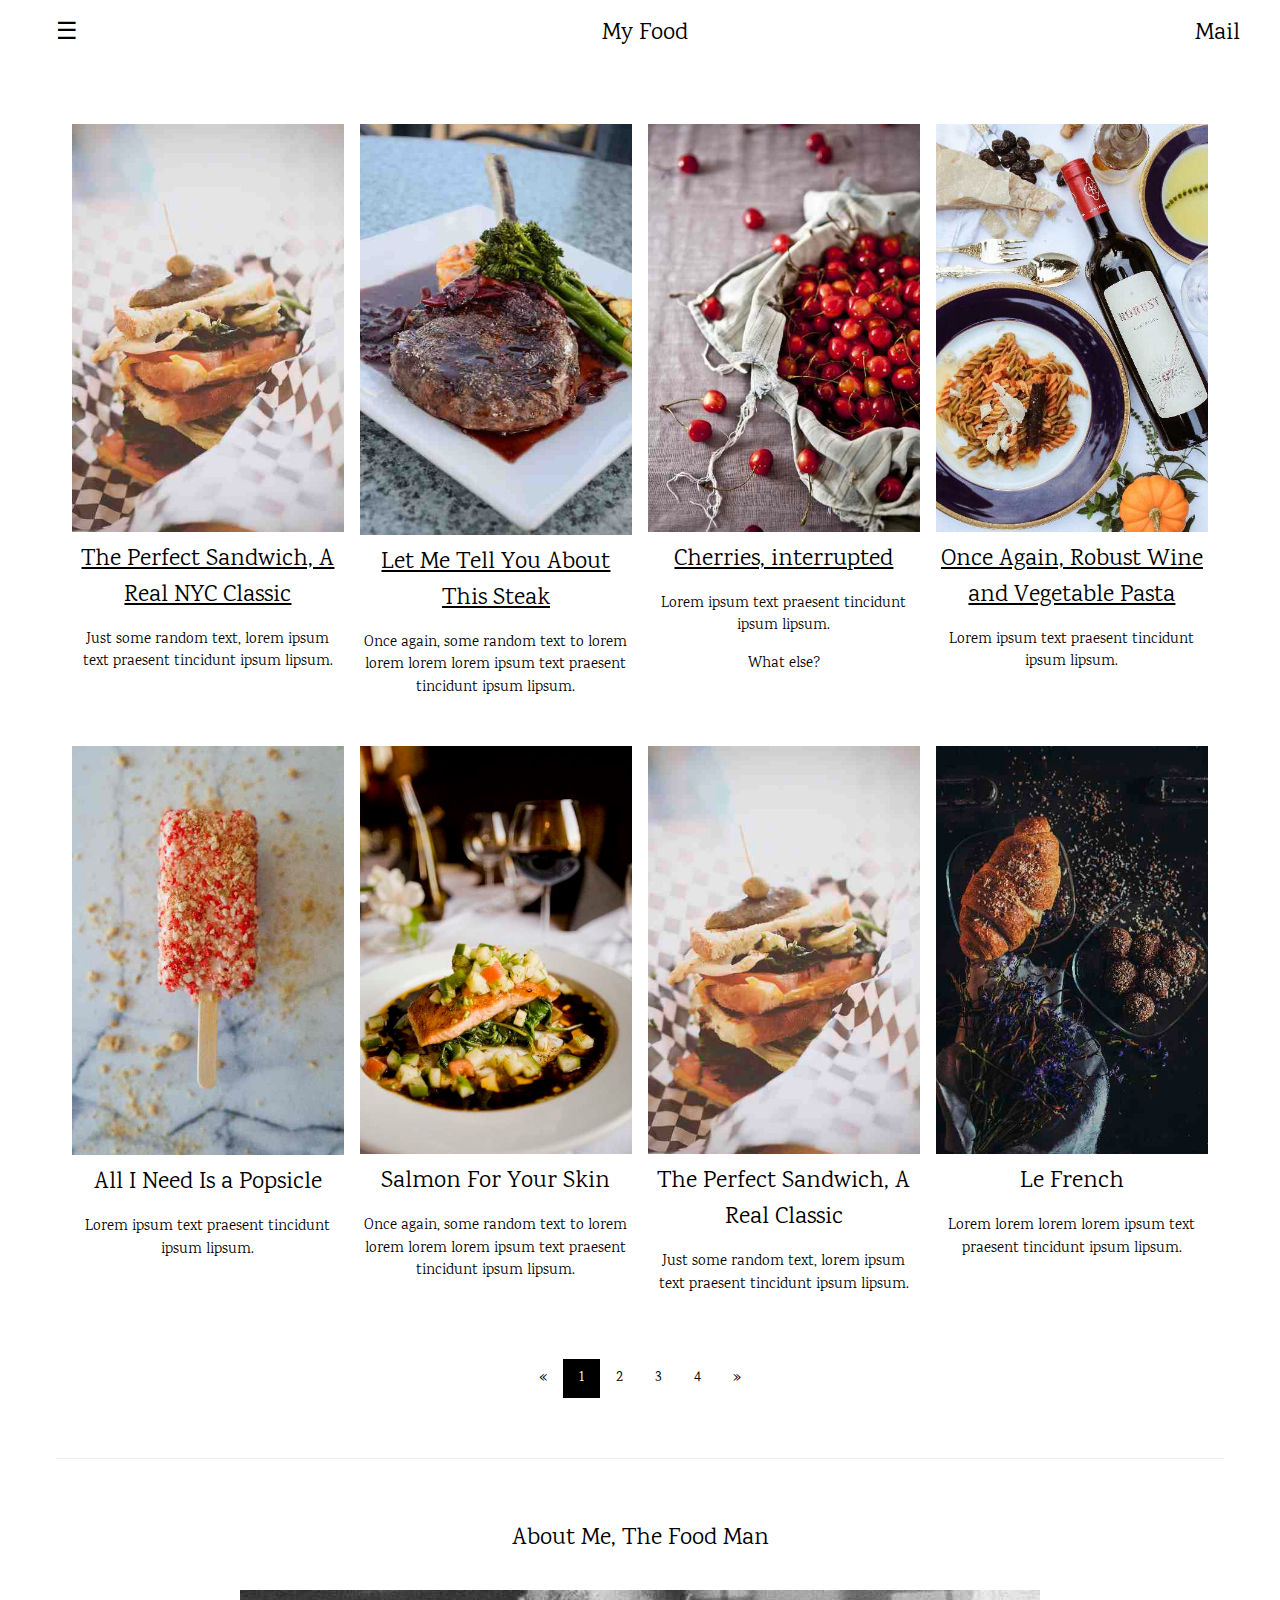
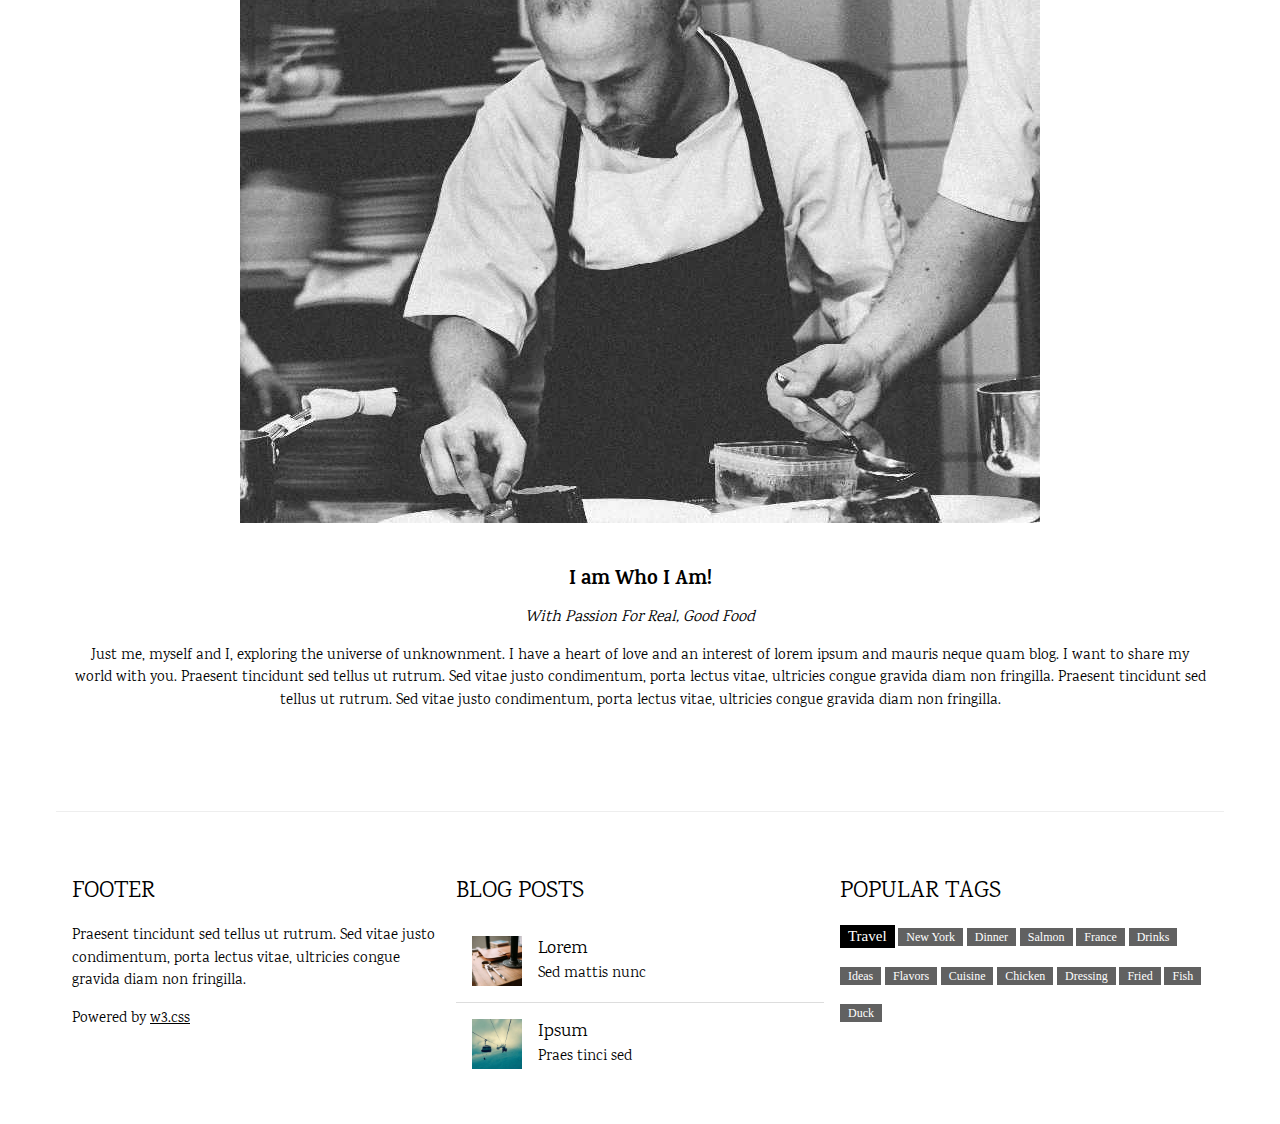
<file: index.html>
<!DOCTYPE html>
<html>

<!-- Global site tag (gtag.js) - Google Analytics -->
<script async src="https://www.googletagmanager.com/gtag/js?id=G-GQLME9VL7P"></script>
  
<script>
  window.dataLayer = window.dataLayer || [];
  function gtag(){dataLayer.push(arguments);}
  gtag('js', new Date());

  gtag('config', 'G-GQLME9VL7P');

  function c1(){alert('Hello C1'); //console.log("Hello");
    gtag('event', 'click s1', {
      'event_label': 's1',
      'event_category': 'click'
    });
  }
  function c2(){//alert('Hello C2');
    gtag('event', 'click s2', {
      'event_label': 's2',
      'event_category': 'click'
    });
  }
  function c3(){//alert('Hello C3');
    gtag('event', 'click s3', {
        'event_label': 's3',
        'event_category': 'click'
    });
  }
  function c4(){//alert('Hello C4');
    gtag('event', 'click s4', {
        'event_label': 's4',
        'event_category': 'click'
    });
  }

</script>

<title>首頁</title>
<meta charset="UTF-8">
<meta name="viewport" content="width=device-width, initial-scale=1">
<link rel="stylesheet" href="https://www.w3schools.com/w3css/4/w3.css">
<link rel="stylesheet" href="https://fonts.googleapis.com/css?family=Karma">
<style>
body,h1,h2,h3,h4,h5,h6 {font-family: "Karma", sans-serif}
.w3-bar-block .w3-bar-item {padding:20px}
</style>
<body>

<!-- Sidebar (hidden by default) -->
<nav class="w3-sidebar w3-bar-block w3-card w3-top w3-xlarge w3-animate-left" style="display:none;z-index:2;width:40%;min-width:300px" id="mySidebar">
  <a href="javascript:void(0)" onclick="w3_close()"
  class="w3-bar-item w3-button">Close Menu</a>
  <a href="#food" onclick="w3_close()" class="w3-bar-item w3-button">Food</a>
  <a href="#about" onclick="w3_close()" class="w3-bar-item w3-button">About</a>
</nav>

<!-- Top menu -->
<div class="w3-top">
  <div class="w3-white w3-xlarge" style="max-width:1200px;margin:auto">
    <div class="w3-button w3-padding-16 w3-left" onclick="w3_open()">☰</div>
    <div class="w3-right w3-padding-16">Mail</div>
    <div class="w3-center w3-padding-16">My Food</div>
  </div>
</div>
  
<!-- !PAGE CONTENT! -->
<div class="w3-main w3-content w3-padding" style="max-width:1200px;margin-top:100px">

  <!-- First Photo Grid-->
  <div class="w3-row-padding w3-padding-16 w3-center" id="food">
    <div class="w3-quarter">
      <img src="w3images/sandwich.jpg" alt="Sandwich" style="width:100%">
      <h3><a href="sub/s1.html" onclick="c1();">The Perfect Sandwich, A Real NYC Classic</a></h3>
      <p>Just some random text, lorem ipsum text praesent tincidunt ipsum lipsum.</p>
    </div>
    <div class="w3-quarter">
      <img src="w3images/steak.jpg" alt="Steak" style="width:100%">
      <h3><a href="sub/s2.html" onclick="c2()">Let Me Tell You About This Steak</a></h3>
      <p>Once again, some random text to lorem lorem lorem lorem ipsum text praesent tincidunt ipsum lipsum.</p>
    </div>
    <div class="w3-quarter">
      <img src="w3images/cherries.jpg" alt="Cherries" style="width:100%">
      <h3><a href="sub/s3.html" onclick="c3()">Cherries, interrupted</a></h3>
      <p>Lorem ipsum text praesent tincidunt ipsum lipsum.</p>
      <p>What else?</p>
    </div>
    <div class="w3-quarter">
      <img src="w3images/wine.jpg" alt="Pasta and Wine" style="width:100%">
      <h3><a href="sub/s4.html" onclick="c4()">Once Again, Robust Wine and Vegetable Pasta</a></h3>
      <p>Lorem ipsum text praesent tincidunt ipsum lipsum.</p>
    </div>
  </div>
  
  <!-- Second Photo Grid-->
  <div class="w3-row-padding w3-padding-16 w3-center">
    <div class="w3-quarter">
      <img src="w3images/popsicle.jpg" alt="Popsicle" style="width:100%">
      <h3>All I Need Is a Popsicle</h3>
      <p>Lorem ipsum text praesent tincidunt ipsum lipsum.</p>
    </div>
    <div class="w3-quarter">
      <img src="w3images/salmon.jpg" alt="Salmon" style="width:100%">
      <h3>Salmon For Your Skin</h3>
      <p>Once again, some random text to lorem lorem lorem lorem ipsum text praesent tincidunt ipsum lipsum.</p>
    </div>
    <div class="w3-quarter">
      <img src="w3images/sandwich.jpg" alt="Sandwich" style="width:100%">
      <h3>The Perfect Sandwich, A Real Classic</h3>
      <p>Just some random text, lorem ipsum text praesent tincidunt ipsum lipsum.</p>
    </div>
    <div class="w3-quarter">
      <img src="w3images/croissant.jpg" alt="Croissant" style="width:100%">
      <h3>Le French</h3>
      <p>Lorem lorem lorem lorem ipsum text praesent tincidunt ipsum lipsum.</p>
    </div>
  </div>

  <!-- Pagination -->
  <div class="w3-center w3-padding-32">
    <div class="w3-bar">
      <a href="#" class="w3-bar-item w3-button w3-hover-black">«</a>
      <a href="#" class="w3-bar-item w3-black w3-button">1</a>
      <a href="#" class="w3-bar-item w3-button w3-hover-black">2</a>
      <a href="#" class="w3-bar-item w3-button w3-hover-black">3</a>
      <a href="#" class="w3-bar-item w3-button w3-hover-black">4</a>
      <a href="#" class="w3-bar-item w3-button w3-hover-black">»</a>
    </div>
  </div>
  
  <hr id="about">

  <!-- About Section -->
  <div class="w3-container w3-padding-32 w3-center">  
    <h3>About Me, The Food Man</h3><br>
    <img src="w3images/chef.jpg" alt="Me" class="w3-image" style="display:block;margin:auto" width="800" height="533">
    <div class="w3-padding-32">
      <h4><b>I am Who I Am!</b></h4>
      <h6><i>With Passion For Real, Good Food</i></h6>
      <p>Just me, myself and I, exploring the universe of unknownment. I have a heart of love and an interest of lorem ipsum and mauris neque quam blog. I want to share my world with you. Praesent tincidunt sed tellus ut rutrum. Sed vitae justo condimentum, porta lectus vitae, ultricies congue gravida diam non fringilla. Praesent tincidunt sed tellus ut rutrum. Sed vitae justo condimentum, porta lectus vitae, ultricies congue gravida diam non fringilla.</p>
    </div>
  </div>
  <hr>
  
  <!-- Footer -->
  <footer class="w3-row-padding w3-padding-32">
    <div class="w3-third">
      <h3>FOOTER</h3>
      <p>Praesent tincidunt sed tellus ut rutrum. Sed vitae justo condimentum, porta lectus vitae, ultricies congue gravida diam non fringilla.</p>
      <p>Powered by <a href="https://www.w3schools.com/w3css/default.asp" target="_blank">w3.css</a></p>
    </div>
  
    <div class="w3-third">
      <h3>BLOG POSTS</h3>
      <ul class="w3-ul w3-hoverable">
        <li class="w3-padding-16">
          <img src="w3images/workshop.jpg" class="w3-left w3-margin-right" style="width:50px">
          <span class="w3-large">Lorem</span><br>
          <span>Sed mattis nunc</span>
        </li>
        <li class="w3-padding-16">
          <img src="w3images/gondol.jpg" class="w3-left w3-margin-right" style="width:50px">
          <span class="w3-large">Ipsum</span><br>
          <span>Praes tinci sed</span>
        </li> 
      </ul>
    </div>

    <div class="w3-third w3-serif">
      <h3>POPULAR TAGS</h3>
      <p>
        <span class="w3-tag w3-black w3-margin-bottom">Travel</span> <span class="w3-tag w3-dark-grey w3-small w3-margin-bottom">New York</span> <span class="w3-tag w3-dark-grey w3-small w3-margin-bottom">Dinner</span>
        <span class="w3-tag w3-dark-grey w3-small w3-margin-bottom">Salmon</span> <span class="w3-tag w3-dark-grey w3-small w3-margin-bottom">France</span> <span class="w3-tag w3-dark-grey w3-small w3-margin-bottom">Drinks</span>
        <span class="w3-tag w3-dark-grey w3-small w3-margin-bottom">Ideas</span> <span class="w3-tag w3-dark-grey w3-small w3-margin-bottom">Flavors</span> <span class="w3-tag w3-dark-grey w3-small w3-margin-bottom">Cuisine</span>
        <span class="w3-tag w3-dark-grey w3-small w3-margin-bottom">Chicken</span> <span class="w3-tag w3-dark-grey w3-small w3-margin-bottom">Dressing</span> <span class="w3-tag w3-dark-grey w3-small w3-margin-bottom">Fried</span>
        <span class="w3-tag w3-dark-grey w3-small w3-margin-bottom">Fish</span> <span class="w3-tag w3-dark-grey w3-small w3-margin-bottom">Duck</span>
      </p>
    </div>
  </footer>

<!-- End page content -->
</div>

<script>
// Script to open and close sidebar
function w3_open() {
  document.getElementById("mySidebar").style.display = "block";
}
 
function w3_close() {
  document.getElementById("mySidebar").style.display = "none";
}
</script>

</body>
</html>
</file>
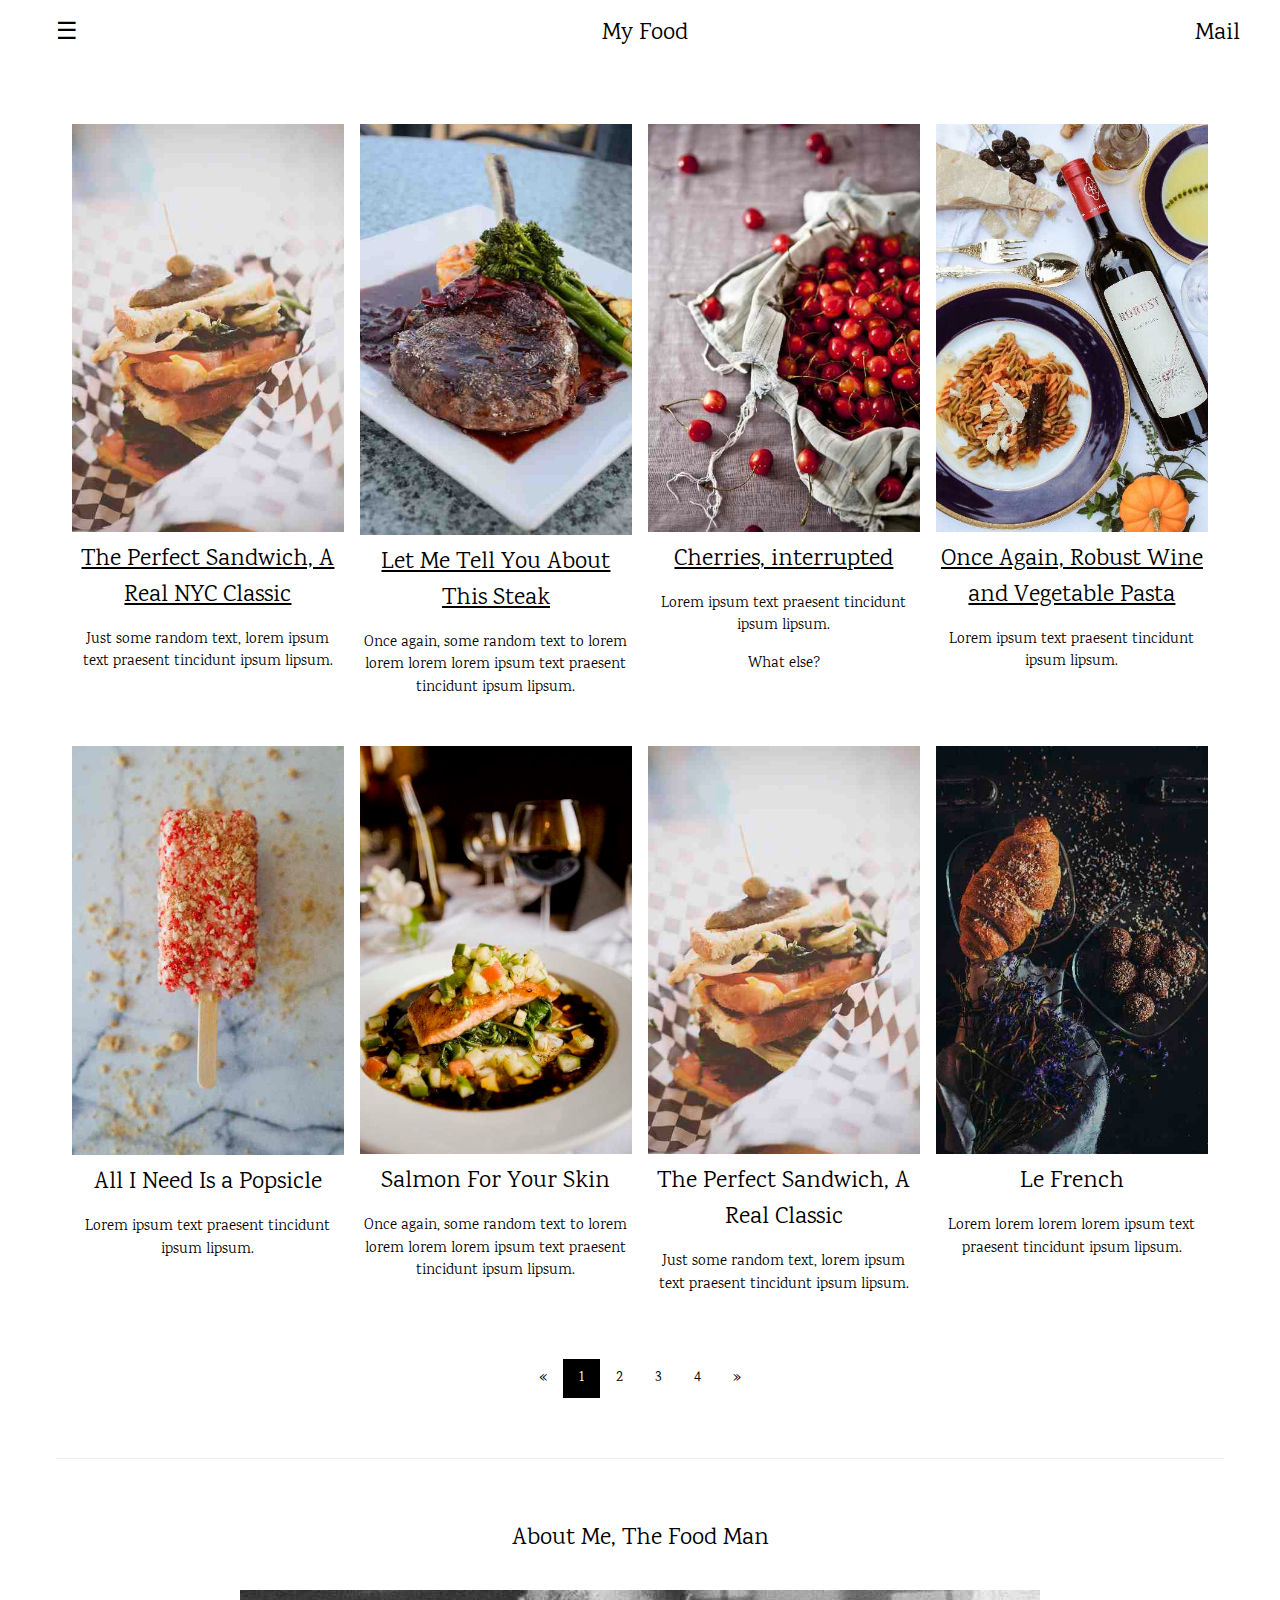
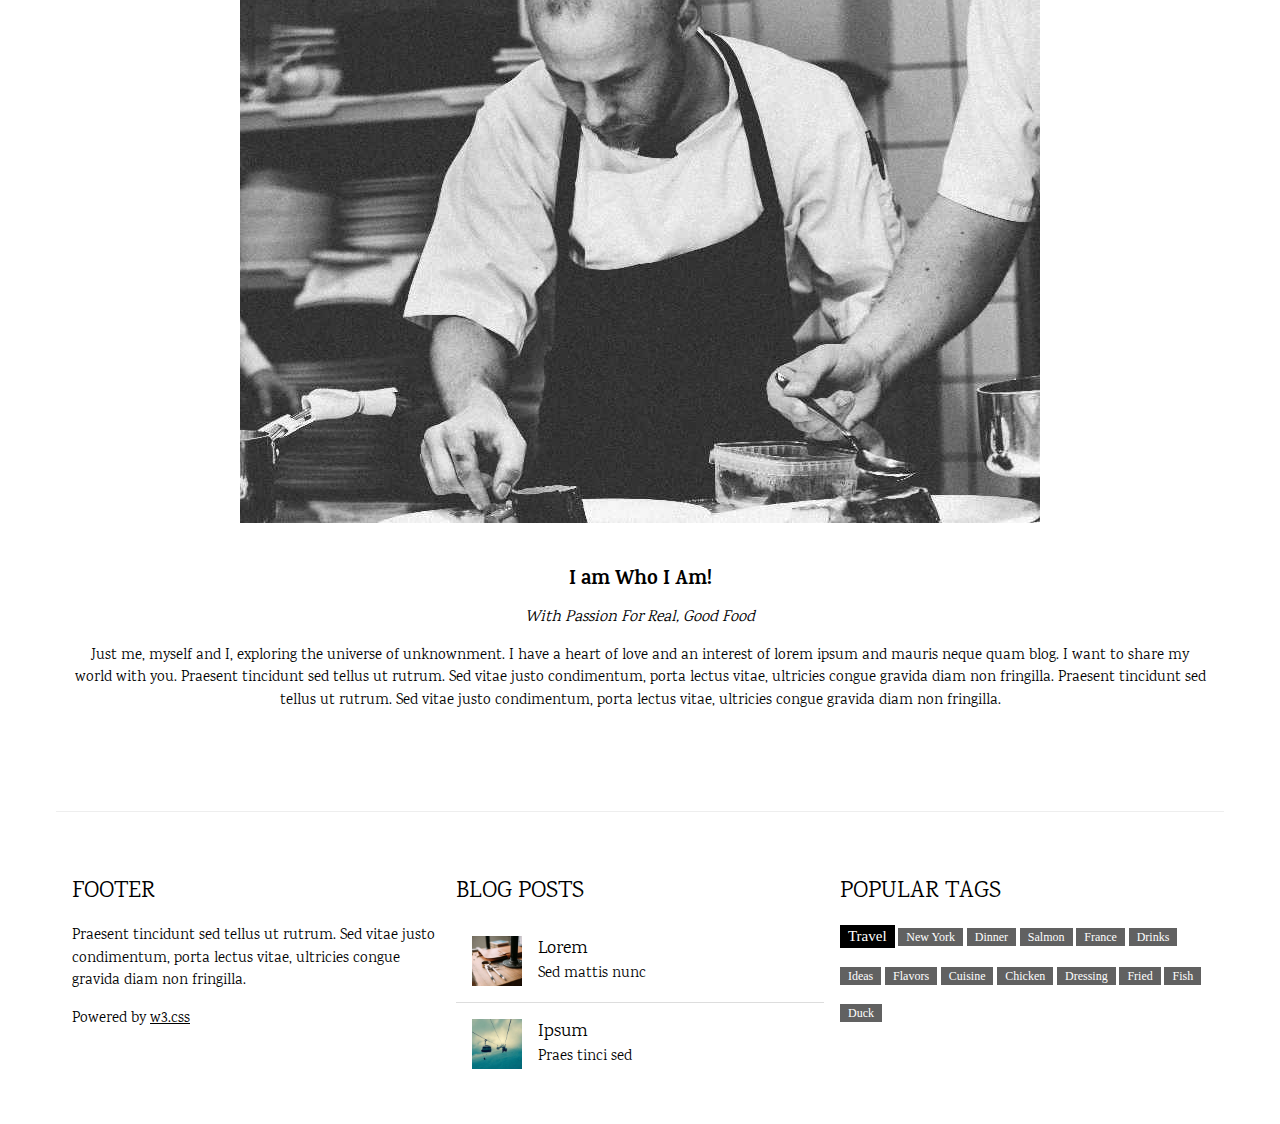
<file: Food_main.html>
<!DOCTYPE html>
<html>

<!-- Global site tag (gtag.js) - Google Analytics -->
<script async src="https://www.googletagmanager.com/gtag/js?id=G-GQLME9VL7P"></script>
<script>
  window.dataLayer = window.dataLayer || [];
  function gtag(){dataLayer.push(arguments);}
  gtag('js', new Date());

  gtag('config', 'G-GQLME9VL7P');

  function c1(){alert('Hello C1'); //console.log("Hello");
    gtag('event', 'click s1', {
      'event_label': 's1',
      'event_category': 'click'
    });
  }
  function c2(){//alert('Hello C2');
    gtag('event', 'click s2', {
      'event_label': 's2',
      'event_category': 'click'
    });
  }
  function c3(){//alert('Hello C3');
    gtag('event', 'click s3', {
        'event_label': 's3',
        'event_category': 'click'
    });
  }
  function c4(){//alert('Hello C4');
    gtag('event', 'click s4', {
        'event_label': 's4',
        'event_category': 'click'
    });
  }

</script>

<title>首頁</title>
<meta charset="UTF-8">
<meta name="viewport" content="width=device-width, initial-scale=1">
<link rel="stylesheet" href="https://www.w3schools.com/w3css/4/w3.css">
<link rel="stylesheet" href="https://fonts.googleapis.com/css?family=Karma">
<style>
body,h1,h2,h3,h4,h5,h6 {font-family: "Karma", sans-serif}
.w3-bar-block .w3-bar-item {padding:20px}
</style>
<body>

<!-- Sidebar (hidden by default) -->
<nav class="w3-sidebar w3-bar-block w3-card w3-top w3-xlarge w3-animate-left" style="display:none;z-index:2;width:40%;min-width:300px" id="mySidebar">
  <a href="javascript:void(0)" onclick="w3_close()"
  class="w3-bar-item w3-button">Close Menu</a>
  <a href="#food" onclick="w3_close()" class="w3-bar-item w3-button">Food</a>
  <a href="#about" onclick="w3_close()" class="w3-bar-item w3-button">About</a>
</nav>

<!-- Top menu -->
<div class="w3-top">
  <div class="w3-white w3-xlarge" style="max-width:1200px;margin:auto">
    <div class="w3-button w3-padding-16 w3-left" onclick="w3_open()">☰</div>
    <div class="w3-right w3-padding-16">Mail</div>
    <div class="w3-center w3-padding-16">My Food</div>
  </div>
</div>
  
<!-- !PAGE CONTENT! -->
<div class="w3-main w3-content w3-padding" style="max-width:1200px;margin-top:100px">

  <!-- First Photo Grid-->
  <div class="w3-row-padding w3-padding-16 w3-center" id="food">
    <div class="w3-quarter">
      <img src="w3images/sandwich.jpg" alt="Sandwich" style="width:100%">
      <h3><a href="sub/s1.html" onclick="c1();">The Perfect Sandwich, A Real NYC Classic</a></h3>
      <p>Just some random text, lorem ipsum text praesent tincidunt ipsum lipsum.</p>
    </div>
    <div class="w3-quarter">
      <img src="w3images/steak.jpg" alt="Steak" style="width:100%">
      <h3><a href="sub/s2.html" onclick="c2()">Let Me Tell You About This Steak</a></h3>
      <p>Once again, some random text to lorem lorem lorem lorem ipsum text praesent tincidunt ipsum lipsum.</p>
    </div>
    <div class="w3-quarter">
      <img src="w3images/cherries.jpg" alt="Cherries" style="width:100%">
      <h3><a href="sub/s3.html" onclick="c3()">Cherries, interrupted</a></h3>
      <p>Lorem ipsum text praesent tincidunt ipsum lipsum.</p>
      <p>What else?</p>
    </div>
    <div class="w3-quarter">
      <img src="w3images/wine.jpg" alt="Pasta and Wine" style="width:100%">
      <h3><a href="sub/s4.html" onclick="c4()">Once Again, Robust Wine and Vegetable Pasta</a></h3>
      <p>Lorem ipsum text praesent tincidunt ipsum lipsum.</p>
    </div>
  </div>
  
  <!-- Second Photo Grid-->
  <div class="w3-row-padding w3-padding-16 w3-center">
    <div class="w3-quarter">
      <img src="w3images/popsicle.jpg" alt="Popsicle" style="width:100%">
      <h3>All I Need Is a Popsicle</h3>
      <p>Lorem ipsum text praesent tincidunt ipsum lipsum.</p>
    </div>
    <div class="w3-quarter">
      <img src="w3images/salmon.jpg" alt="Salmon" style="width:100%">
      <h3>Salmon For Your Skin</h3>
      <p>Once again, some random text to lorem lorem lorem lorem ipsum text praesent tincidunt ipsum lipsum.</p>
    </div>
    <div class="w3-quarter">
      <img src="w3images/sandwich.jpg" alt="Sandwich" style="width:100%">
      <h3>The Perfect Sandwich, A Real Classic</h3>
      <p>Just some random text, lorem ipsum text praesent tincidunt ipsum lipsum.</p>
    </div>
    <div class="w3-quarter">
      <img src="w3images/croissant.jpg" alt="Croissant" style="width:100%">
      <h3>Le French</h3>
      <p>Lorem lorem lorem lorem ipsum text praesent tincidunt ipsum lipsum.</p>
    </div>
  </div>

  <!-- Pagination -->
  <div class="w3-center w3-padding-32">
    <div class="w3-bar">
      <a href="#" class="w3-bar-item w3-button w3-hover-black">«</a>
      <a href="#" class="w3-bar-item w3-black w3-button">1</a>
      <a href="#" class="w3-bar-item w3-button w3-hover-black">2</a>
      <a href="#" class="w3-bar-item w3-button w3-hover-black">3</a>
      <a href="#" class="w3-bar-item w3-button w3-hover-black">4</a>
      <a href="#" class="w3-bar-item w3-button w3-hover-black">»</a>
    </div>
  </div>
  
  <hr id="about">

  <!-- About Section -->
  <div class="w3-container w3-padding-32 w3-center">  
    <h3>About Me, The Food Man</h3><br>
    <img src="w3images/chef.jpg" alt="Me" class="w3-image" style="display:block;margin:auto" width="800" height="533">
    <div class="w3-padding-32">
      <h4><b>I am Who I Am!</b></h4>
      <h6><i>With Passion For Real, Good Food</i></h6>
      <p>Just me, myself and I, exploring the universe of unknownment. I have a heart of love and an interest of lorem ipsum and mauris neque quam blog. I want to share my world with you. Praesent tincidunt sed tellus ut rutrum. Sed vitae justo condimentum, porta lectus vitae, ultricies congue gravida diam non fringilla. Praesent tincidunt sed tellus ut rutrum. Sed vitae justo condimentum, porta lectus vitae, ultricies congue gravida diam non fringilla.</p>
    </div>
  </div>
  <hr>
  
  <!-- Footer -->
  <footer class="w3-row-padding w3-padding-32">
    <div class="w3-third">
      <h3>FOOTER</h3>
      <p>Praesent tincidunt sed tellus ut rutrum. Sed vitae justo condimentum, porta lectus vitae, ultricies congue gravida diam non fringilla.</p>
      <p>Powered by <a href="https://www.w3schools.com/w3css/default.asp" target="_blank">w3.css</a></p>
    </div>
  
    <div class="w3-third">
      <h3>BLOG POSTS</h3>
      <ul class="w3-ul w3-hoverable">
        <li class="w3-padding-16">
          <img src="w3images/workshop.jpg" class="w3-left w3-margin-right" style="width:50px">
          <span class="w3-large">Lorem</span><br>
          <span>Sed mattis nunc</span>
        </li>
        <li class="w3-padding-16">
          <img src="w3images/gondol.jpg" class="w3-left w3-margin-right" style="width:50px">
          <span class="w3-large">Ipsum</span><br>
          <span>Praes tinci sed</span>
        </li> 
      </ul>
    </div>

    <div class="w3-third w3-serif">
      <h3>POPULAR TAGS</h3>
      <p>
        <span class="w3-tag w3-black w3-margin-bottom">Travel</span> <span class="w3-tag w3-dark-grey w3-small w3-margin-bottom">New York</span> <span class="w3-tag w3-dark-grey w3-small w3-margin-bottom">Dinner</span>
        <span class="w3-tag w3-dark-grey w3-small w3-margin-bottom">Salmon</span> <span class="w3-tag w3-dark-grey w3-small w3-margin-bottom">France</span> <span class="w3-tag w3-dark-grey w3-small w3-margin-bottom">Drinks</span>
        <span class="w3-tag w3-dark-grey w3-small w3-margin-bottom">Ideas</span> <span class="w3-tag w3-dark-grey w3-small w3-margin-bottom">Flavors</span> <span class="w3-tag w3-dark-grey w3-small w3-margin-bottom">Cuisine</span>
        <span class="w3-tag w3-dark-grey w3-small w3-margin-bottom">Chicken</span> <span class="w3-tag w3-dark-grey w3-small w3-margin-bottom">Dressing</span> <span class="w3-tag w3-dark-grey w3-small w3-margin-bottom">Fried</span>
        <span class="w3-tag w3-dark-grey w3-small w3-margin-bottom">Fish</span> <span class="w3-tag w3-dark-grey w3-small w3-margin-bottom">Duck</span>
      </p>
    </div>
  </footer>

<!-- End page content -->
</div>

<script>
// Script to open and close sidebar
function w3_open() {
  document.getElementById("mySidebar").style.display = "block";
}
 
function w3_close() {
  document.getElementById("mySidebar").style.display = "none";
}
</script>

</body>
</html>
</file>
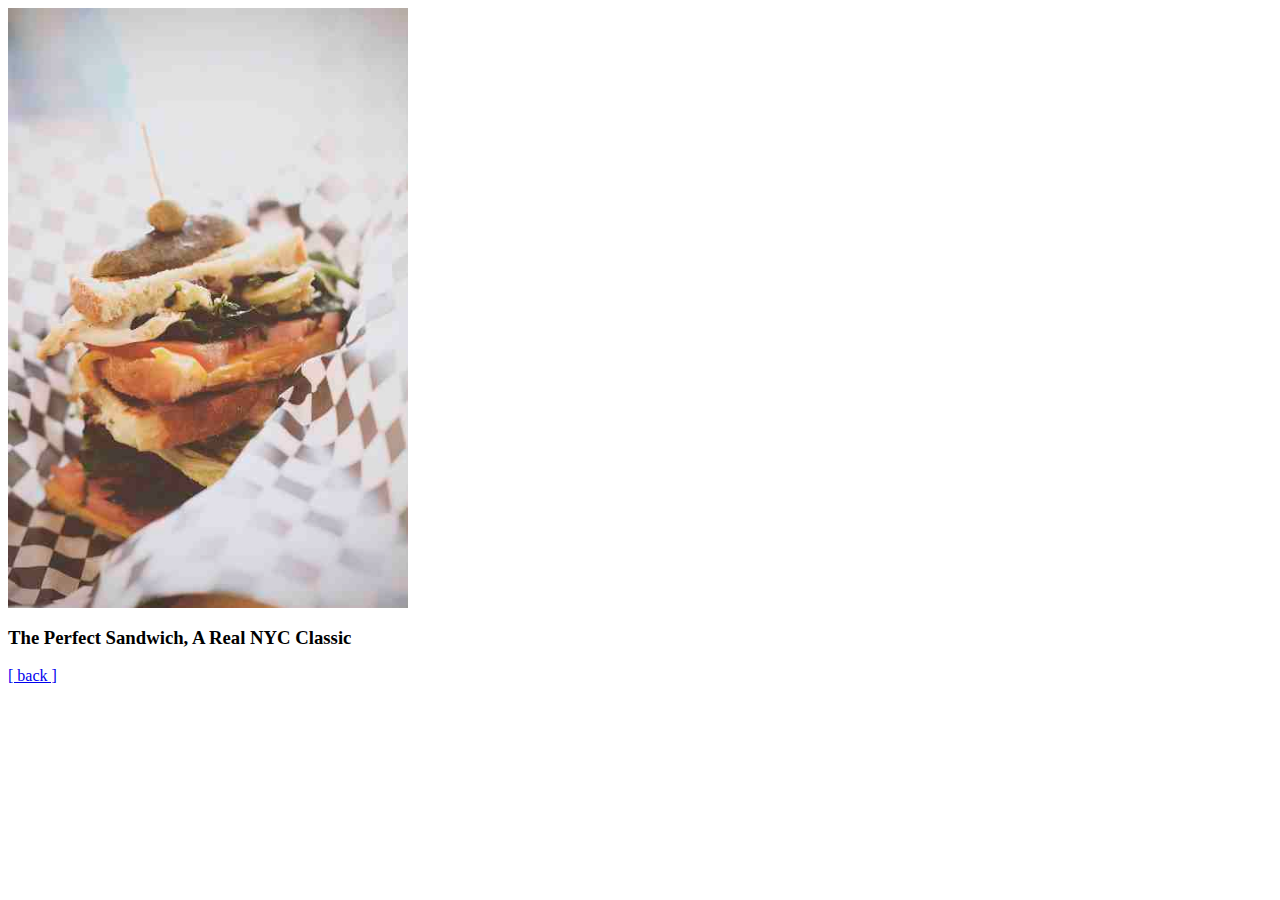
<file: sub/s1.html>
<html>
    <head>

<!-- Global site tag (gtag.js) - Google Analytics -->
<script async src="https://www.googletagmanager.com/gtag/js?id=G-GQLME9VL7P"></script>
<script>
  window.dataLayer = window.dataLayer || [];
  function gtag(){dataLayer.push(arguments);}
  gtag('js', new Date());

  gtag('config', 'G-GQLME9VL7P');

</script>

<title>第一個頁面</title>
<meta charset="UTF-8">

    </head>
    <body>
        <img src="../w3images/sandwich.jpg" alt="Sandwich" style="width:400px">
        <h3>The Perfect Sandwich, A Real NYC Classic</h3>
        <a href="../index.html">[ back ]</a>
    </body>
</html>
</file>
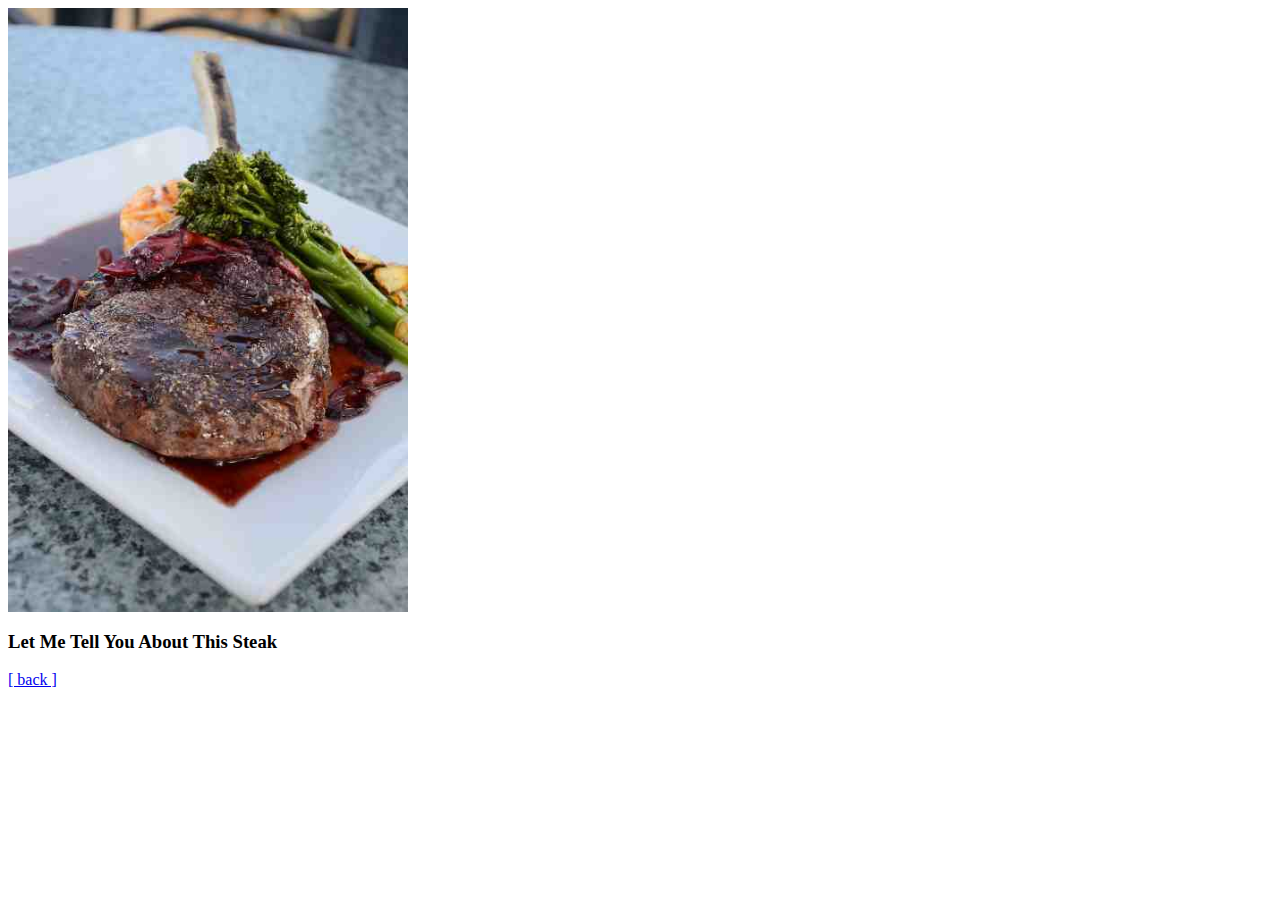
<file: sub/s2.html>
<html>
    <head>
<!-- Global site tag (gtag.js) - Google Analytics -->
<script async src="https://www.googletagmanager.com/gtag/js?id=G-GQLME9VL7P"></script>
<script>
  window.dataLayer = window.dataLayer || [];
  function gtag(){dataLayer.push(arguments);}
  gtag('js', new Date());

  gtag('config', 'G-GQLME9VL7P');
</script>

<title>第二個頁面</title>
<meta charset="UTF-8">

    </head>
    <body>
        <img src="../w3images/steak.jpg" alt="Steak" style="width:400px">
        <h3>Let Me Tell You About This Steak</h3>
        <a href="../index.html">[ back ]</a>
    </body>
</html>
</file>
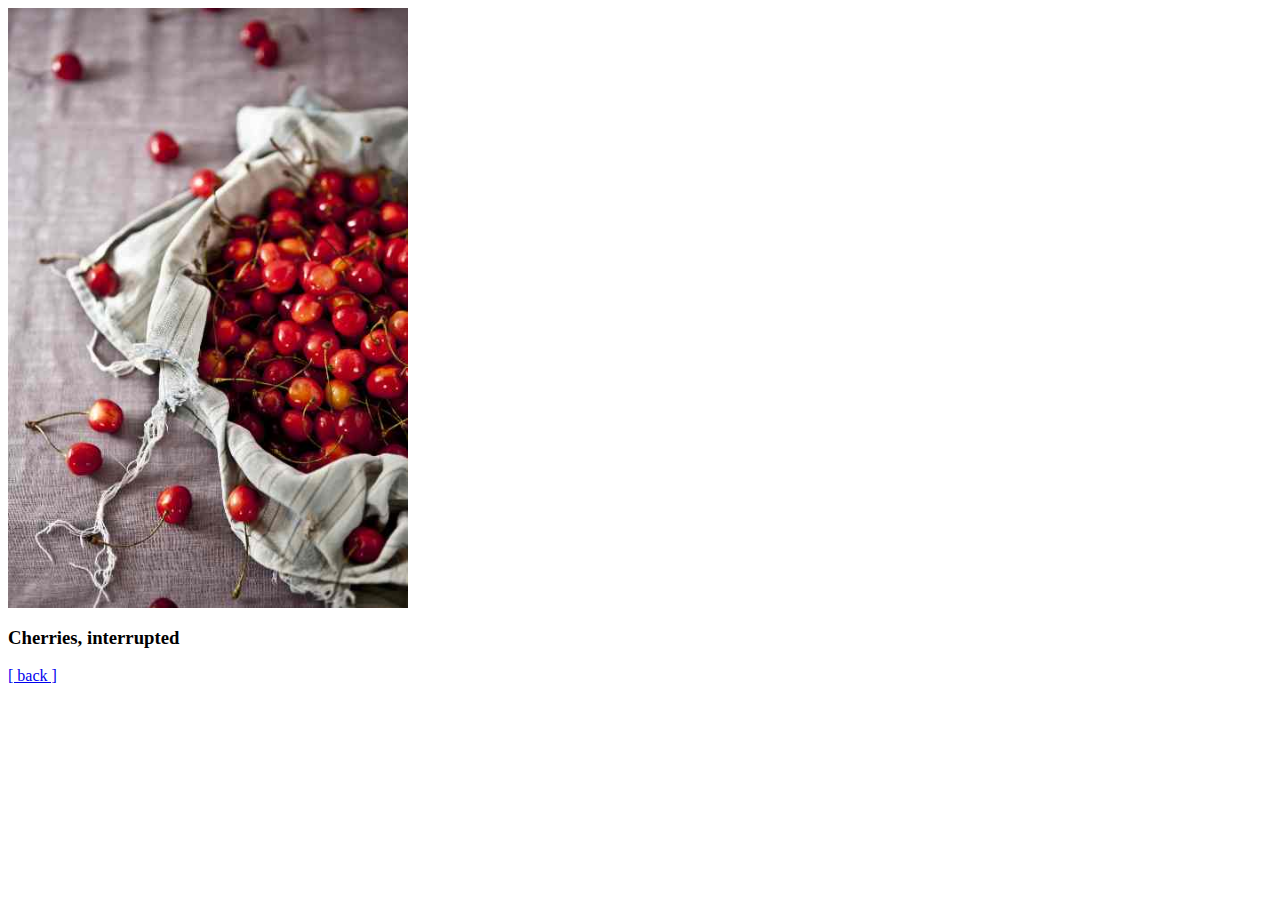
<file: sub/s3.html>
<html>
    <head>
<!-- Global site tag (gtag.js) - Google Analytics -->
<script async src="https://www.googletagmanager.com/gtag/js?id=G-GQLME9VL7P"></script>
<script>
  window.dataLayer = window.dataLayer || [];
  function gtag(){dataLayer.push(arguments);}
  gtag('js', new Date());

  gtag('config', 'G-GQLME9VL7P');
</script>

<title>第三個頁面</title>
<meta charset="UTF-8">

    </head>
    <body>
        <img src="../w3images/cherries.jpg" alt="Cherries" style="width:400px">
        <h3>Cherries, interrupted</h3>
        <a href="../index.html">[ back ]</a>
    </body>
</html>
</file>
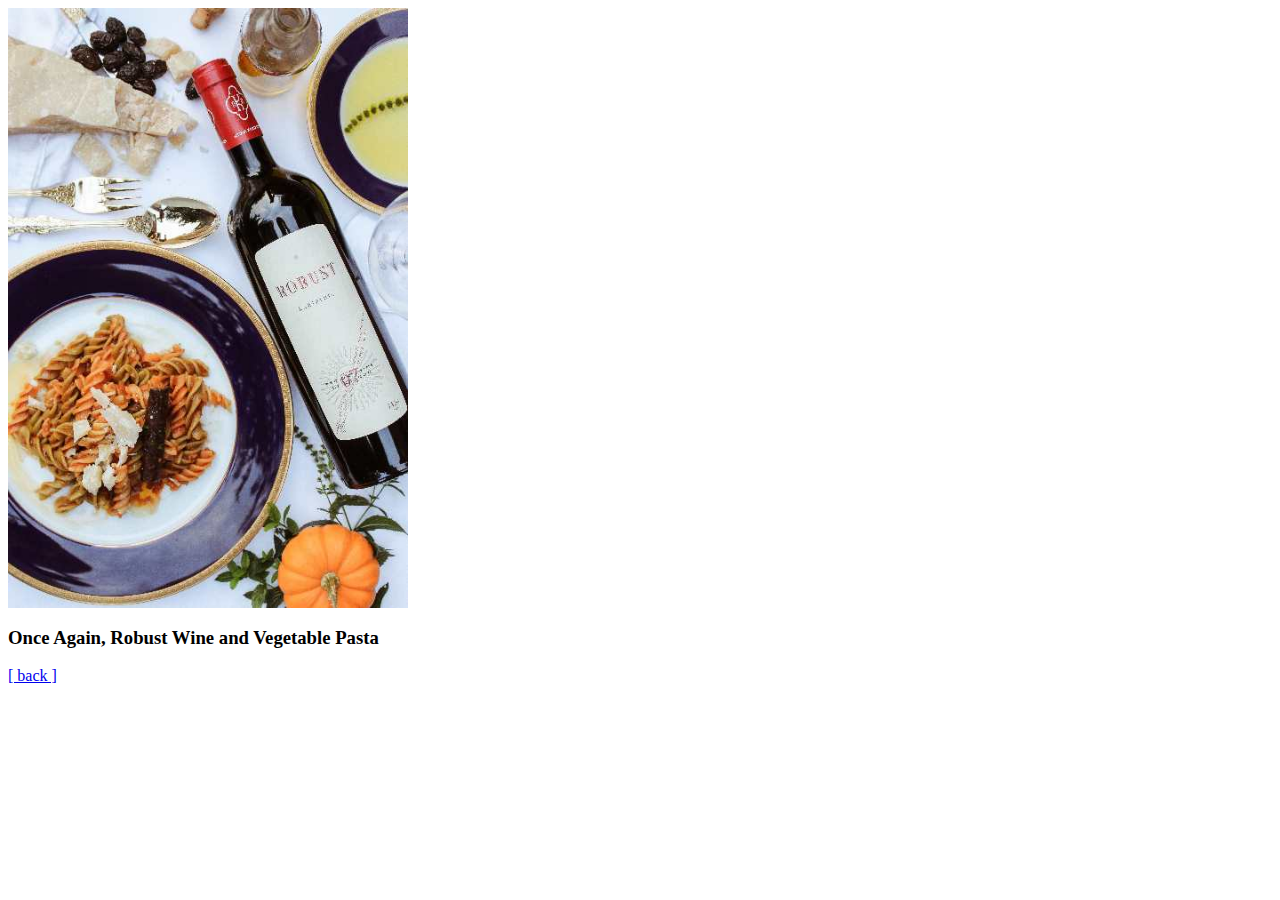
<file: sub/s4.html>
<html>
    <head>
<!-- Global site tag (gtag.js) - Google Analytics -->
<script async src="https://www.googletagmanager.com/gtag/js?id=G-GQLME9VL7P"></script>
<script>
  window.dataLayer = window.dataLayer || [];
  function gtag(){dataLayer.push(arguments);}
  gtag('js', new Date());

  gtag('config', 'G-GQLME9VL7P');

</script>

<title>第四個頁面</title>
<meta charset="UTF-8">

    </head>
    <body>
        <img src="../w3images/wine.jpg" alt="Pasta and Wine" style="width:400px">
        <h3>Once Again, Robust Wine and Vegetable Pasta</h3>
        <a href="../index.html">[ back ]</a>
    </body>
</html>
</file>
